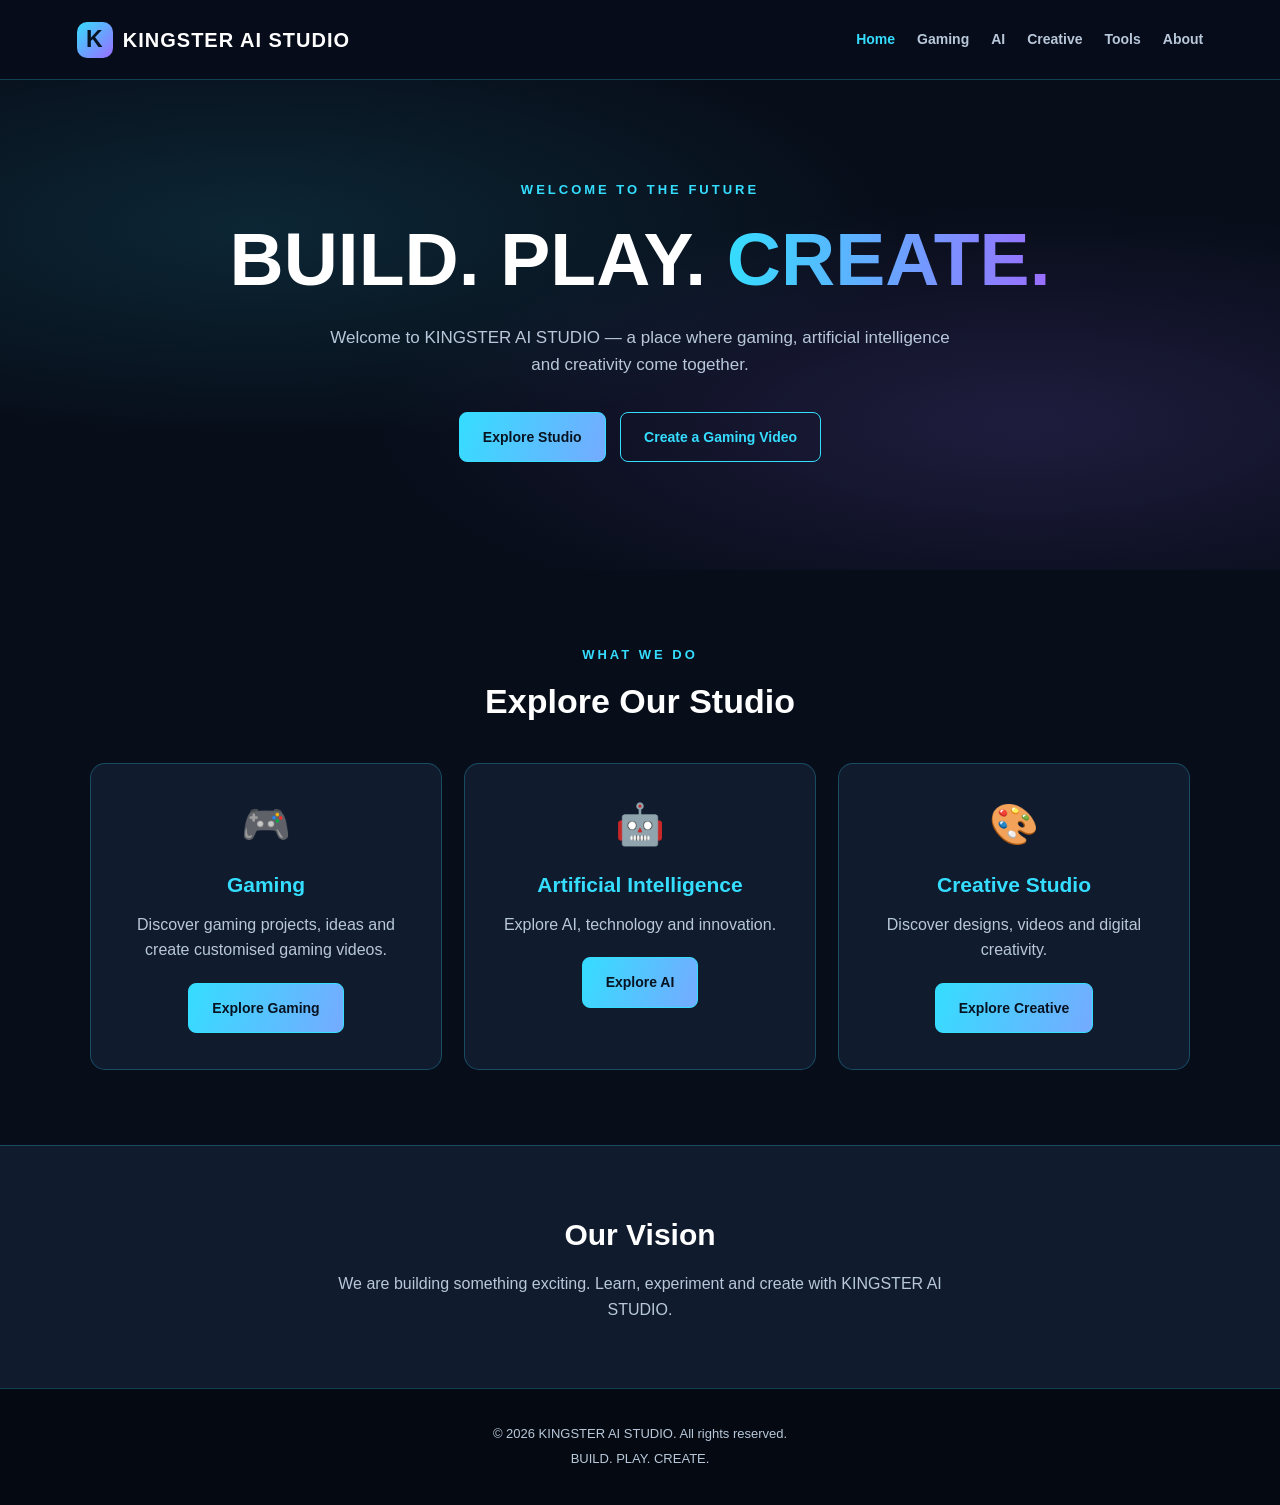
<file: index.html>
<!DOCTYPE html>
<html lang="en">
<head>
  <meta charset="UTF-8">
  <meta name="viewport" content="width=device-width, initial-scale=1.0">
  <meta name="description" content="KINGSTER AI STUDIO - Build, Play and Create.">
  <title>KINGSTER AI STUDIO</title>
  <link rel="stylesheet" href="style.css">
  <script src="script.js" defer></script>
</head>
<body>
  <header class="header">
    <a class="logo" href="index.html">KINGSTER AI STUDIO</a>
    <nav class="navigation" aria-label="Main navigation">
      <a href="index.html">Home</a>
      <a href="gaming.html">Gaming</a>
      <a href="ai.html">AI</a>
      <a href="creative.html">Creative</a>
      <a href="tools.html">Tools</a>
      <a href="about.html">About</a>
    </nav>
  </header>

  <main>
    <section class="hero">
      <div class="hero-content">
        <p class="hero-tag">WELCOME TO THE FUTURE</p>
        <h1>BUILD. PLAY. <span>CREATE.</span></h1>
        <p>Welcome to KINGSTER AI STUDIO — a place where gaming, artificial intelligence and creativity come together.</p>
        <a href="gaming.html" class="btn">Explore Studio</a>
        <a href="gaming.html#ai-editor" class="btn btn-secondary">Create a Gaming Video</a>
      </div>
    </section>

    <section class="services">
      <div class="section-heading">
        <p>WHAT WE DO</p>
        <h2>Explore Our Studio</h2>
      </div>
      <div class="service-container">
        <article class="card">
          <div class="card-icon">🎮</div>
          <h3>Gaming</h3>
          <p>Discover gaming projects, ideas and create customised gaming videos.</p>
          <a href="gaming.html" class="btn">Explore Gaming</a>
        </article>
        <article class="card">
          <div class="card-icon">🤖</div>
          <h3>Artificial Intelligence</h3>
          <p>Explore AI, technology and innovation.</p>
          <a href="ai.html" class="btn">Explore AI</a>
        </article>
        <article class="card">
          <div class="card-icon">🎨</div>
          <h3>Creative Studio</h3>
          <p>Discover designs, videos and digital creativity.</p>
          <a href="creative.html" class="btn">Explore Creative</a>
        </article>
      </div>
    </section>

    <section class="games-section">
      <h2>Our Vision</h2>
      <p>We are building something exciting. Learn, experiment and create with KINGSTER AI STUDIO.</p>
    </section>
  </main>

  <footer class="footer">
    <p>© 2026 KINGSTER AI STUDIO. All rights reserved.</p>
    <p>BUILD. PLAY. CREATE.</p>
  </footer>
</body>
</html>
</file>
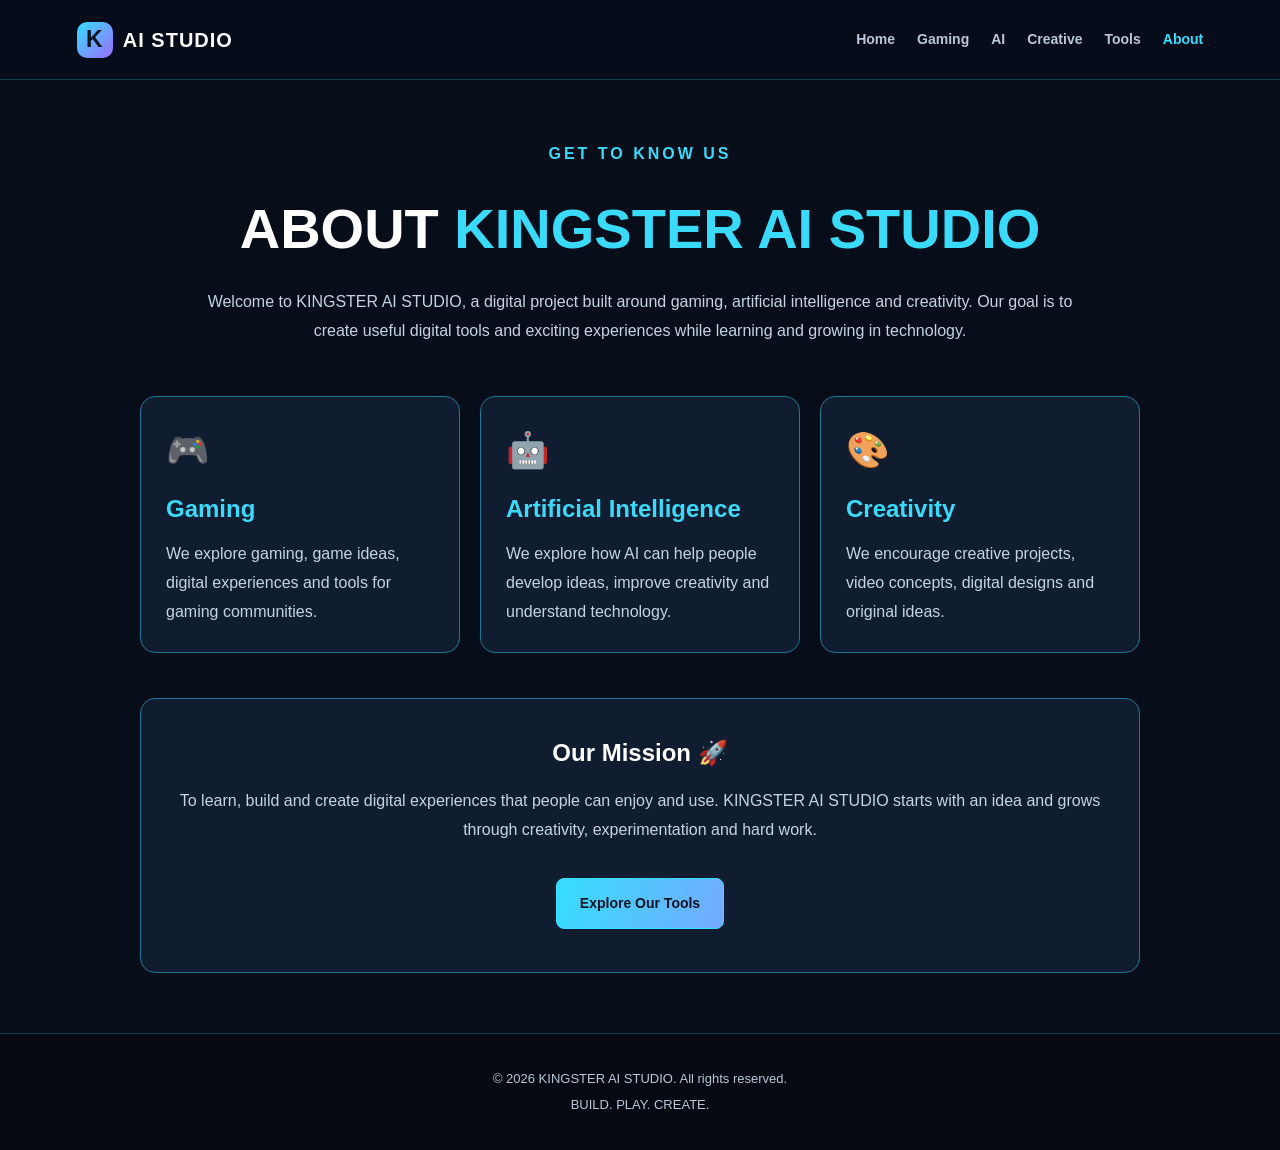
<file: about.html>
<!DOCTYPE html>
<html lang="en">
<head>
    <meta charset="UTF-8">
    <meta name="viewport" content="width=device-width, initial-scale=1.0">
    <meta name="description" content="Discover the vision behind KINGSTER AI STUDIO.">
    <title>About Us | KINGSTER AI STUDIO</title>

    <link rel="stylesheet" href="style.css">
    <script src="script.js" defer></script>

    <style>
        .about-main {
            padding: 60px 20px;
        }

        .about-hero {
            max-width: 900px;
            margin: 0 auto 50px;
            text-align: center;
        }

        .about-hero h1 {
            color: white;
            font-size: clamp(2rem, 5vw, 3.5rem);
            margin: 15px 0;
        }

        .about-hero h1 span {
            color: #39dafa;
        }

        .about-hero p,
        .about-card p {
            color: #c5d4e2;
            line-height: 1.8;
        }

        .about-tag {
            color: #39dafa !important;
            font-weight: bold;
            letter-spacing: 3px;
        }

        .about-grid {
            max-width: 1000px;
            margin: auto;
            display: grid;
            grid-template-columns: repeat(auto-fit, minmax(230px, 1fr));
            gap: 20px;
        }

        .about-card {
            padding: 25px;
            background: #101d31;
            border: 1px solid #1d7895;
            border-radius: 15px;
        }

        .about-card h2 {
            color: #39dafa;
            margin: 12px 0;
        }

        .about-icon {
            font-size: 35px;
        }

        .about-goal {
            max-width: 1000px;
            margin: 45px auto 0;
            padding: 35px;
            text-align: center;
            background: #101d31;
            border: 1px solid #1d7895;
            border-radius: 15px;
        }

        .about-goal h2 {
            color: white;
            margin-bottom: 15px;
        }

        .about-goal p {
            color: #c5d4e2;
            line-height: 1.8;
        }
    </style>
</head>

<body>

    <header class="header">
        <div class="logo">AI STUDIO</span></div>

        <nav class="navigation">
            <a href="index.html">Home</a>
            <a href="gaming.html">Gaming</a>
            <a href="ai.html">AI</a>
            <a href="creative.html">Creative</a>
            <a href="tools.html">Tools</a>
            <a href="about.html">About</a>
        </nav>
    </header>

    <main class="about-main">

        <section class="about-hero">
            <p class="about-tag">GET TO KNOW US</p>

            <h1>ABOUT <span>KINGSTER AI STUDIO</span></h1>

            <p>
                Welcome to KINGSTER AI STUDIO,
                a digital project built around gaming,
                artificial intelligence and creativity.

                Our goal is to create useful digital tools
                and exciting experiences while learning
                and growing in technology.
            </p>
        </section>

        <section class="about-grid">

            <div class="about-card">
                <div class="about-icon">🎮</div>
                <h2>Gaming</h2>
                <p>
                    We explore gaming, game ideas,
                    digital experiences and tools
                    for gaming communities.
                </p>
            </div>

            <div class="about-card">
                <div class="about-icon">🤖</div>
                <h2>Artificial Intelligence</h2>
                <p>
                    We explore how AI can help people
                    develop ideas, improve creativity
                    and understand technology.
                </p>
            </div>

            <div class="about-card">
                <div class="about-icon">🎨</div>
                <h2>Creativity</h2>
                <p>
                    We encourage creative projects,
                    video concepts, digital designs
                    and original ideas.
                </p>
            </div>

        </section>

        <section class="about-goal">
            <h2>Our Mission 🚀</h2>

            <p>
                To learn, build and create digital
                experiences that people can enjoy
                and use.

                KINGSTER AI STUDIO starts with an idea
                and grows through creativity,
                experimentation and hard work.
            </p>

            <br>

            <a href="tools.html" class="btn">
                Explore Our Tools
            </a>
        </section>

    </main>

    <footer class="footer">
        <p>© 2026 KINGSTER AI STUDIO. All rights reserved.</p>
        <p>BUILD. PLAY. CREATE.</p>
    </footer>

</body>
</html>
</file>
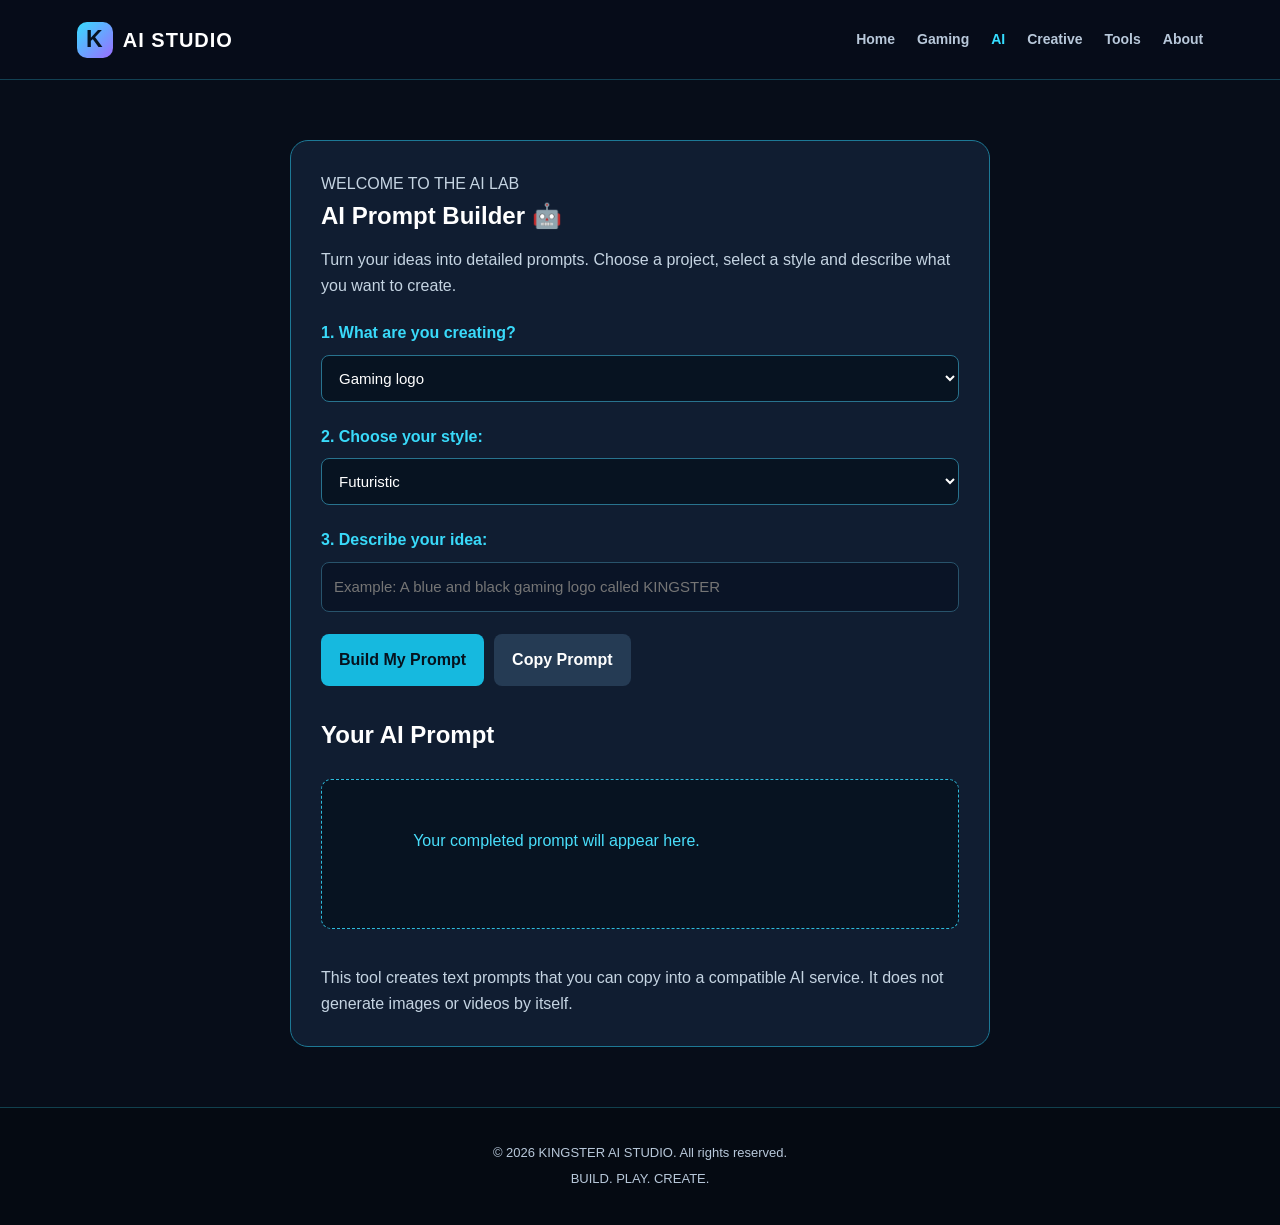
<file: ai.html>
<!DOCTYPE html>
<html lang="en">
<head>
    <meta charset="UTF-8">
    <meta name="viewport" content="width=device-width, initial-scale=1.0">
    <meta name="description" content="Build creative AI prompts with KINGSTER AI STUDIO.">
    <title>AI Studio | KINGSTER AI STUDIO</title>

    <link rel="stylesheet" href="style.css">
    <script src="script.js" defer></script>

    <style>
        .ai-main {
            padding: 60px 20px;
            min-height: 70vh;
            display: flex;
            flex-direction: column;
            align-items: center;
        }

        .ai-card {
            width: 100%;
            max-width: 700px;
            padding: 30px;
            background: #101d31;
            border: 1px solid #1d7895;
            border-radius: 18px;
        }

        .ai-card h1,
        .ai-card h2 {
            color: white;
            margin-bottom: 12px;
        }

        .ai-card p {
            color: #c5d4e2;
            line-height: 1.6;
        }

        .ai-label {
            display: block;
            color: #39dafa;
            margin: 22px 0 9px;
            font-weight: bold;
        }

        .ai-select,
        .ai-input {
            width: 100%;
            padding: 13px;
            border: 1px solid #28738e;
            border-radius: 8px;
            background: #071321;
            color: white;
            font-size: 15px;
        }

        .ai-buttons {
            display: flex;
            flex-wrap: wrap;
            gap: 10px;
            margin-top: 22px;
        }

        .ai-button {
            padding: 13px 18px;
            border: none;
            border-radius: 8px;
            background: #16b9df;
            color: #06121e;
            font-weight: bold;
            cursor: pointer;
        }

        .ai-button:hover {
            background: #65e2fa;
        }

        .ai-copy {
            background: #253b54;
            color: white;
        }

        .ai-output {
            margin-top: 25px;
            padding: 20px;
            min-height: 150px;
            border: 1px dashed #2dbbdc;
            border-radius: 10px;
            background: #071321;
            color: #49defb;
            line-height: 1.7;
            white-space: pre-wrap;
            overflow-wrap: anywhere;
        }

        .ai-status {
            color: #49defb;
            min-height: 24px;
            margin-top: 12px;
        }

        @media (max-width: 600px) {
            .ai-card {
                padding: 20px;
            }
        }
    </style>
</head>

<body>

    <header class="header">
        <div class="logo">AI STUDIO</span></div>

        <nav class="navigation">
            <a href="index.html">Home</a>
            <a href="gaming.html">Gaming</a>
            <a href="ai.html">AI</a>
            <a href="creative.html">Creative</a>
            <a href="tools.html">Tools</a>
            <a href="about.html">About</a>
        </nav>
    </header>

    <main class="ai-main">

        <section class="ai-card">

            <p>WELCOME TO THE AI LAB</p>

            <h1>AI Prompt Builder 🤖</h1>

            <p>
                Turn your ideas into detailed prompts.
                Choose a project, select a style and
                describe what you want to create.
            </p>

            <label class="ai-label" for="projectType">
                1. What are you creating?
            </label>

            <select class="ai-select" id="projectType">
                <option value="Gaming logo">Gaming logo</option>
                <option value="Gaming thumbnail">Gaming thumbnail</option>
                <option value="Video editing concept">Video edit</option>
                <option value="Video game concept">Video game</option>
                <option value="Website design">Website design</option>
                <option value="Creative graphic design">Graphic design</option>
            </select>

            <label class="ai-label" for="projectStyle">
                2. Choose your style:
            </label>

            <select class="ai-select" id="projectStyle">
                <option value="Futuristic and high-tech">Futuristic</option>
                <option value="Dark and powerful">Dark</option>
                <option value="Neon and colourful">Neon</option>
                <option value="Realistic and professional">Realistic</option>
                <option value="Clean and minimal">Minimal</option>
            </select>

            <label class="ai-label" for="projectIdea">
                3. Describe your idea:
            </label>

            <input
                class="ai-input"
                type="text"
                id="projectIdea"
                maxlength="300"
                placeholder="Example: A blue and black gaming logo called KINGSTER"
            >

            <div class="ai-buttons">

                <button
                    class="ai-button"
                    id="buildPrompt"
                    type="button">
                    Build My Prompt
                </button>

                <button
                    class="ai-button ai-copy"
                    id="copyPrompt"
                    type="button">
                    Copy Prompt
                </button>

            </div>

            <h2 style="margin-top: 30px;">Your AI Prompt</h2>

            <div
                class="ai-output"
                id="promptOutput"
                aria-live="polite">
                Your completed prompt will appear here.
            </div>

            <p class="ai-status" id="aiStatus" aria-live="polite"></p>

            <p>
                This tool creates text prompts that you can copy
                into a compatible AI service. It does not generate
                images or videos by itself.
            </p>

        </section>

    </main>

    <footer class="footer">
        <p>© 2026 KINGSTER AI STUDIO. All rights reserved.</p>
        <p>BUILD. PLAY. CREATE.</p>
    </footer>

    <script>
        // CONNECT THE PAGE ELEMENTS

        const projectType = document.getElementById("projectType");
        const projectStyle = document.getElementById("projectStyle");
        const projectIdea = document.getElementById("projectIdea");

        const promptOutput = document.getElementById("promptOutput");
        const aiStatus = document.getElementById("aiStatus");

        const buildPrompt = document.getElementById("buildPrompt");
        const copyPrompt = document.getElementById("copyPrompt");

        let currentPrompt = "";

        // CREATE THE PROMPT

        function createPrompt() {

            const type = projectType.value;
            const style = projectStyle.value;
            const idea = projectIdea.value.trim();

            if (!idea) {
                aiStatus.textContent =
                    "Please describe your idea first.";

                projectIdea.focus();
                return;
            }

            currentPrompt =
                "Act as a professional creative designer and expert.\n\n" +
                "PROJECT: " + type + "\n\n" +
                "MY IDEA: " + idea + "\n\n" +
                "DESIGN STYLE: " + style + "\n\n" +
                "INSTRUCTIONS:\n" +
                "- Create an original and creative concept.\n" +
                "- Follow the project idea carefully.\n" +
                "- Make the result polished and professional.\n" +
                "- Pay attention to detail and quality.\n" +
                "- Avoid unnecessary elements.\n" +
                "- Make the final result suitable for its intended purpose.";

            promptOutput.textContent = currentPrompt;
            aiStatus.textContent = "Your prompt has been created!";
        }

        // COPY THE PROMPT

        async function copyGeneratedPrompt() {

            if (!currentPrompt) {
                aiStatus.textContent = "Build a prompt first!";
                return;
            }

            try {
                await navigator.clipboard.writeText(currentPrompt);

                aiStatus.textContent =
                    "Prompt copied successfully!";

            } catch (error) {

                const temporaryInput = document.createElement("textarea");

                temporaryInput.value = currentPrompt;
                document.body.appendChild(temporaryInput);

                temporaryInput.select();

                const copied = document.execCommand("copy");
                temporaryInput.remove();

                aiStatus.textContent = copied
                    ? "Prompt copied successfully!"
                    : "Please select and copy the prompt manually.";
            }
        }

        // CONNECT BUTTONS

        buildPrompt.addEventListener("click", createPrompt);
        copyPrompt.addEventListener("click", copyGeneratedPrompt);

    </script>

</body>
</html>
</file>
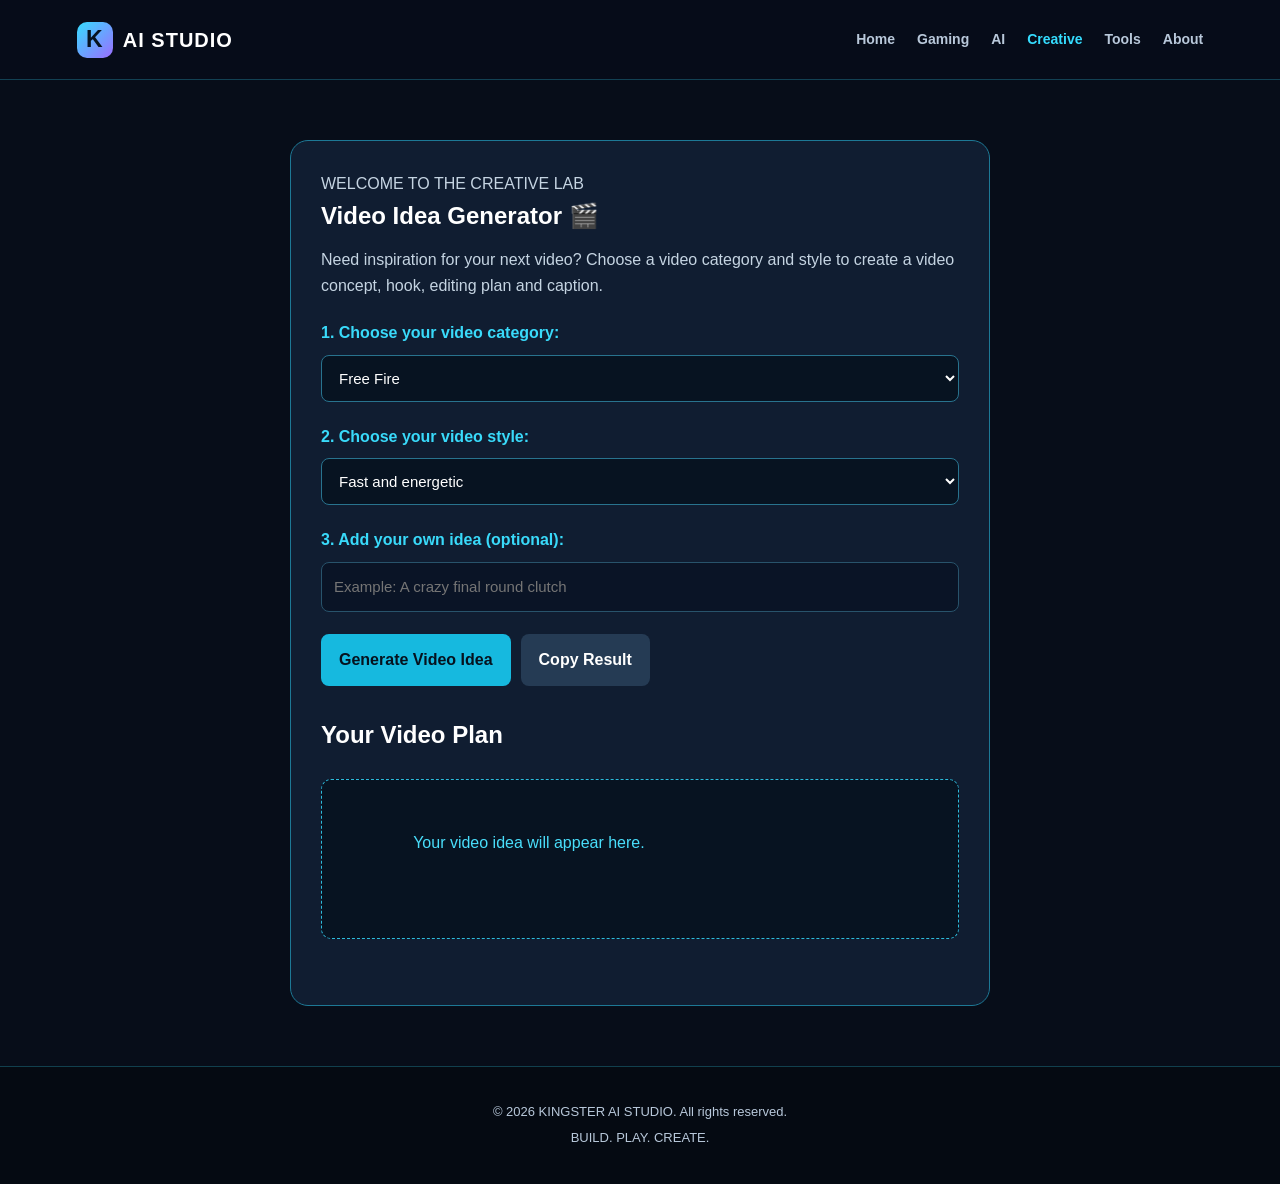
<file: creative.html>
<!DOCTYPE html>
<html lang="en">
<head>
    <meta charset="UTF-8">
    <meta name="viewport" content="width=device-width, initial-scale=1.0">
    <meta name="description" content="Create video ideas with KINGSTER AI STUDIO.">
    <title>Creative Studio | KINGSTER AI STUDIO</title>

    <link rel="stylesheet" href="style.css">
    <script src="script.js" defer></script>

    <style>
        .creative-main {
            min-height: 70vh;
            padding: 60px 20px;
            display: flex;
            flex-direction: column;
            align-items: center;
        }

        .creative-card {
            width: 100%;
            max-width: 700px;
            padding: 30px;
            background: #101d31;
            border: 1px solid #1d7895;
            border-radius: 18px;
        }

        .creative-card h1,
        .creative-card h2 {
            color: white;
            margin-bottom: 12px;
        }

        .creative-card p {
            color: #c5d4e2;
            line-height: 1.6;
        }

        .creative-label {
            display: block;
            color: #39dafa;
            margin: 22px 0 9px;
            font-weight: bold;
        }

        .creative-select,
        .creative-input {
            width: 100%;
            padding: 13px;
            border: 1px solid #28738e;
            border-radius: 8px;
            background: #071321;
            color: white;
            font-size: 15px;
        }

        .creative-buttons {
            display: flex;
            flex-wrap: wrap;
            gap: 10px;
            margin-top: 22px;
        }

        .creative-button {
            padding: 13px 18px;
            border: none;
            border-radius: 8px;
            background: #16b9df;
            color: #06121e;
            font-weight: bold;
            cursor: pointer;
        }

        .creative-button:hover {
            background: #65e2fa;
        }

        .creative-copy {
            background: #253b54;
            color: white;
        }

        .creative-output {
            margin-top: 25px;
            padding: 20px;
            min-height: 160px;
            border: 1px dashed #2dbbdc;
            border-radius: 10px;
            background: #071321;
            color: #49defb;
            line-height: 1.8;
            white-space: pre-wrap;
            overflow-wrap: anywhere;
        }

        .creative-status {
            min-height: 24px;
            margin-top: 12px;
            color: #49defb;
        }

        @media (max-width: 600px) {
            .creative-card {
                padding: 20px;
            }
        }
    </style>
</head>

<body>

    <header class="header">
        <div class="logo">AI STUDIO</span></div>

        <nav class="navigation">
            <a href="index.html">Home</a>
            <a href="gaming.html">Gaming</a>
            <a href="ai.html">AI</a>
            <a href="creative.html">Creative</a>
            <a href="tools.html">Tools</a>
            <a href="about.html">About</a>
        </nav>
    </header>

    <main class="creative-main">

        <section class="creative-card">

            <p>WELCOME TO THE CREATIVE LAB</p>

            <h1>Video Idea Generator 🎬</h1>

            <p>
                Need inspiration for your next video?
                Choose a video category and style to create
                a video concept, hook, editing plan and caption.
            </p>

            <label class="creative-label" for="videoCategory">
                1. Choose your video category:
            </label>

            <select class="creative-select" id="videoCategory">
                <option value="Free Fire gaming">Free Fire</option>
                <option value="Football">Football</option>
                <option value="Funny moments">Funny moments</option>
                <option value="Gaming highlights">Gaming highlights</option>
                <option value="General content">Other content</option>
            </select>

            <label class="creative-label" for="videoStyle">
                2. Choose your video style:
            </label>

            <select class="creative-select" id="videoStyle">
                <option value="Fast and energetic">Fast and energetic</option>
                <option value="Cinematic and dramatic">Cinematic</option>
                <option value="Funny and entertaining">Funny</option>
                <option value="Clean and professional">Professional</option>
            </select>

            <label class="creative-label" for="videoIdea">
                3. Add your own idea (optional):
            </label>

            <input
                class="creative-input"
                type="text"
                id="videoIdea"
                maxlength="200"
                placeholder="Example: A crazy final round clutch"
            >

            <div class="creative-buttons">

                <button
                    class="creative-button"
                    id="generateIdea"
                    type="button">
                    Generate Video Idea
                </button>

                <button
                    class="creative-button creative-copy"
                    id="copyIdea"
                    type="button">
                    Copy Result
                </button>

            </div>

            <h2 style="margin-top: 30px;">Your Video Plan</h2>

            <div
                class="creative-output"
                id="videoOutput"
                aria-live="polite">
                Your video idea will appear here.
            </div>

            <p
                class="creative-status"
                id="creativeStatus"
                aria-live="polite">
            </p>

        </section>

    </main>

    <footer class="footer">
        <p>© 2026 KINGSTER AI STUDIO. All rights reserved.</p>
        <p>BUILD. PLAY. CREATE.</p>
    </footer>

    <script>
        // CONNECT PAGE ELEMENTS

        const videoCategory = document.getElementById("videoCategory");
        const videoStyle = document.getElementById("videoStyle");
        const videoIdea = document.getElementById("videoIdea");

        const videoOutput = document.getElementById("videoOutput");
        const creativeStatus = document.getElementById("creativeStatus");

        const generateButton = document.getElementById("generateIdea");
        const copyButton = document.getElementById("copyIdea");

        let currentPlan = "";

        // VIDEO IDEAS

        const ideas = {
            "Free Fire gaming": [
                "Showcase your best gameplay moment",
                "Create a clutch moment video",
                "Make a headshot highlights compilation",
                "Show a surprising in-game moment"
            ],

            "Football": [
                "Create a collection of incredible goals",
                "Showcase amazing football skills",
                "Make a dramatic match highlights edit",
                "Create a player skills compilation"
            ],

            "Funny moments": [
                "Create a funny unexpected moments video",
                "Show a collection of hilarious reactions",
                "Make a gaming fails compilation",
                "Create a funny challenge highlights video"
            ],

            "Gaming highlights": [
                "Showcase your best gaming moments",
                "Create an epic gameplay compilation",
                "Make a highlights video with dramatic music",
                "Show your biggest gaming achievement"
            ],

            "General content": [
                "Create a short entertaining video",
                "Make a quick tips and tricks video",
                "Share an interesting story",
                "Create a creative before-and-after video"
            ]
        };

        // GENERATE VIDEO PLAN

        function generateVideoIdea() {

            const category = videoCategory.value;
            const style = videoStyle.value;
            const personalIdea = videoIdea.value.trim();

            const choices = ideas[category];

            const randomIndex = Math.floor(
                Math.random() * choices.length
            );

            const chosenIdea = personalIdea || choices[randomIndex];

            currentPlan =
                "KINGSTER AI STUDIO - VIDEO PLAN\n\n" +
                "CATEGORY: " + category + "\n" +
                "STYLE: " + style + "\n\n" +
                "VIDEO CONCEPT:\n" +
                chosenIdea + "\n\n" +
                "OPENING HOOK:\n" +
                "Start with your most interesting moment to catch attention.\n\n" +
                "EDITING PLAN:\n" +
                "1. Start with a strong opening.\n" +
                "2. Cut out unnecessary footage.\n" +
                "3. Add suitable music and transitions.\n" +
                "4. Finish with your best moment.\n\n" +
                "CAPTION:\n" +
                "Watch until the end! 🔥\n\n" +
                "HASHTAGS:\n" +
                "#Kingster #Gaming #VideoEdit #Highlights";

            videoOutput.textContent = currentPlan;
            creativeStatus.textContent = "Your video plan is ready!";
        }

        // COPY VIDEO PLAN

        async function copyVideoPlan() {

            if (!currentPlan) {
                creativeStatus.textContent =
                    "Generate a video plan first!";
                return;
            }

            try {
                await navigator.clipboard.writeText(currentPlan);

                creativeStatus.textContent =
                    "Video plan copied successfully!";

            } catch (error) {

                const temporaryInput = document.createElement("textarea");

                temporaryInput.value = currentPlan;
                document.body.appendChild(temporaryInput);

                temporaryInput.select();

                const copied = document.execCommand("copy");

                temporaryInput.remove();

                creativeStatus.textContent = copied
                    ? "Video plan copied successfully!"
                    : "Please copy the text manually.";
            }
        }

        // BUTTON EVENTS

        generateButton.addEventListener("click", generateVideoIdea);
        copyButton.addEventListener("click", copyVideoPlan);

    </script>

</body>
</html>
</file>
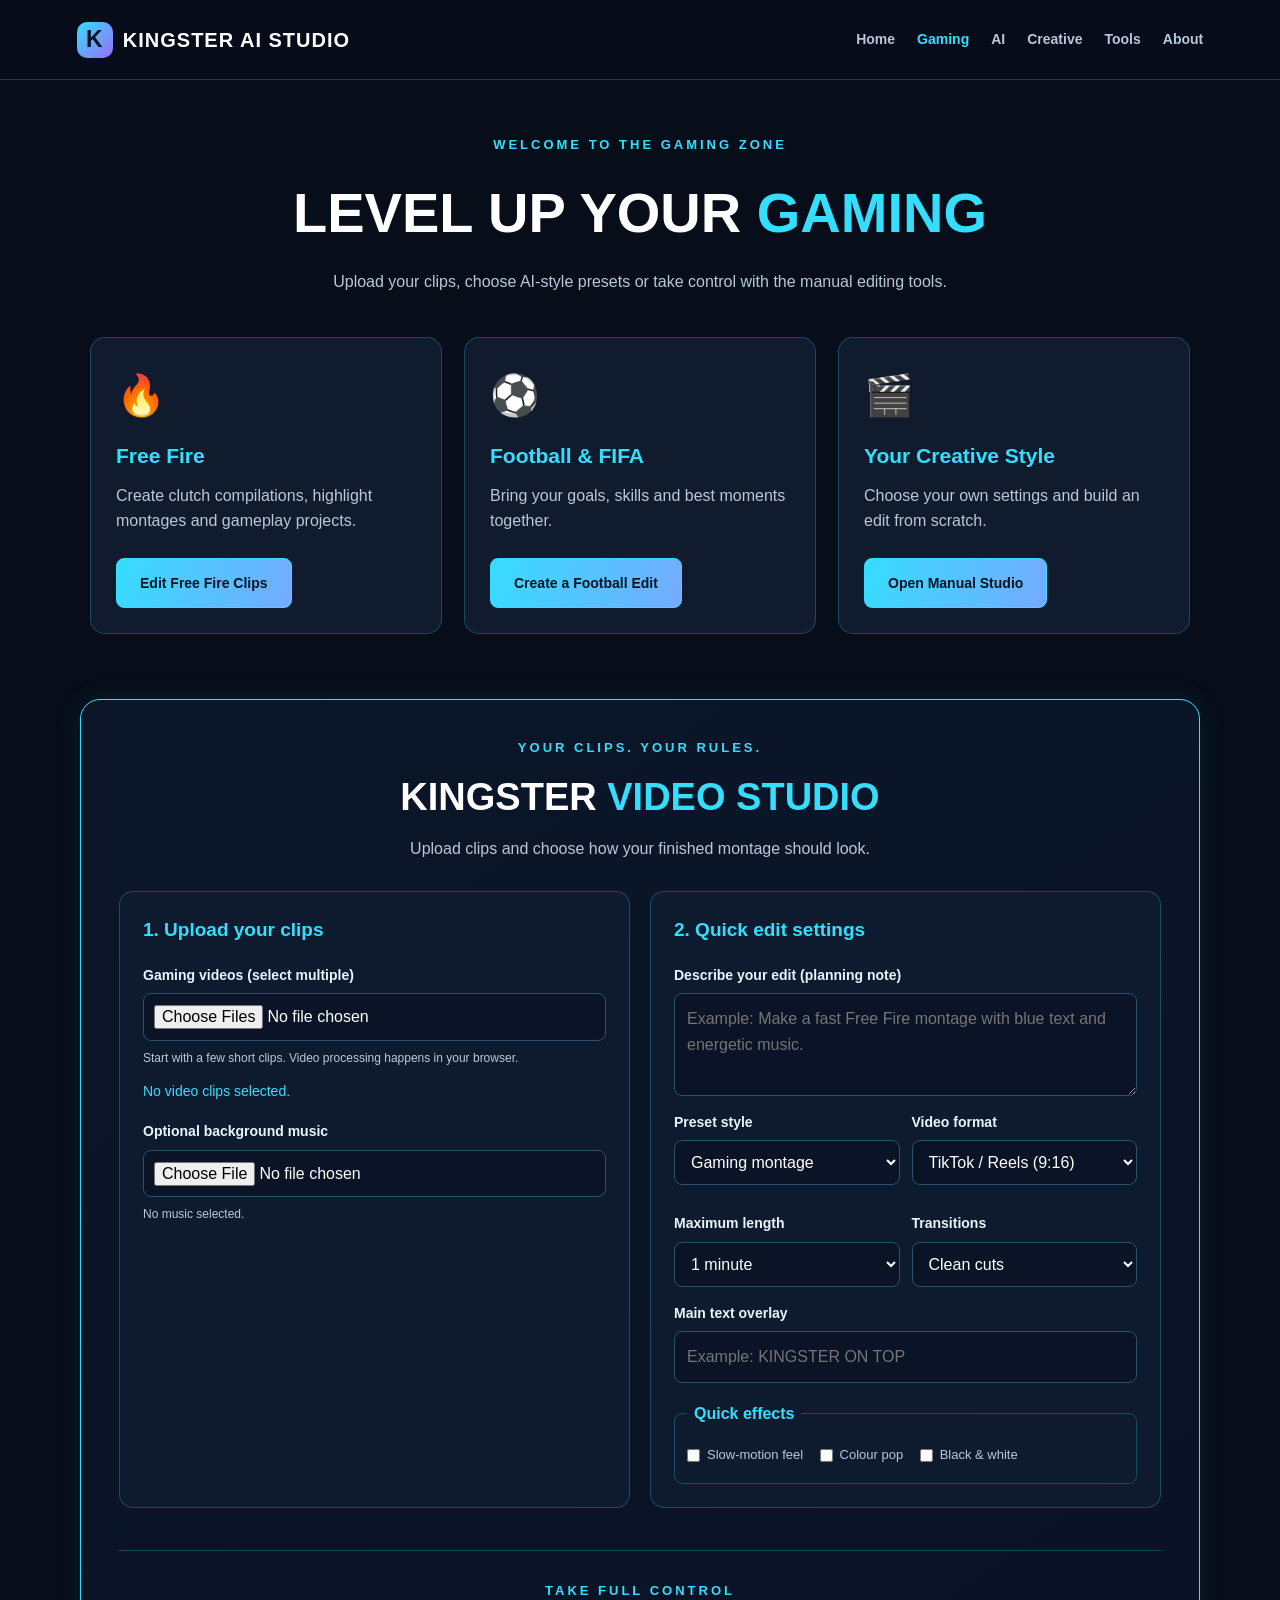
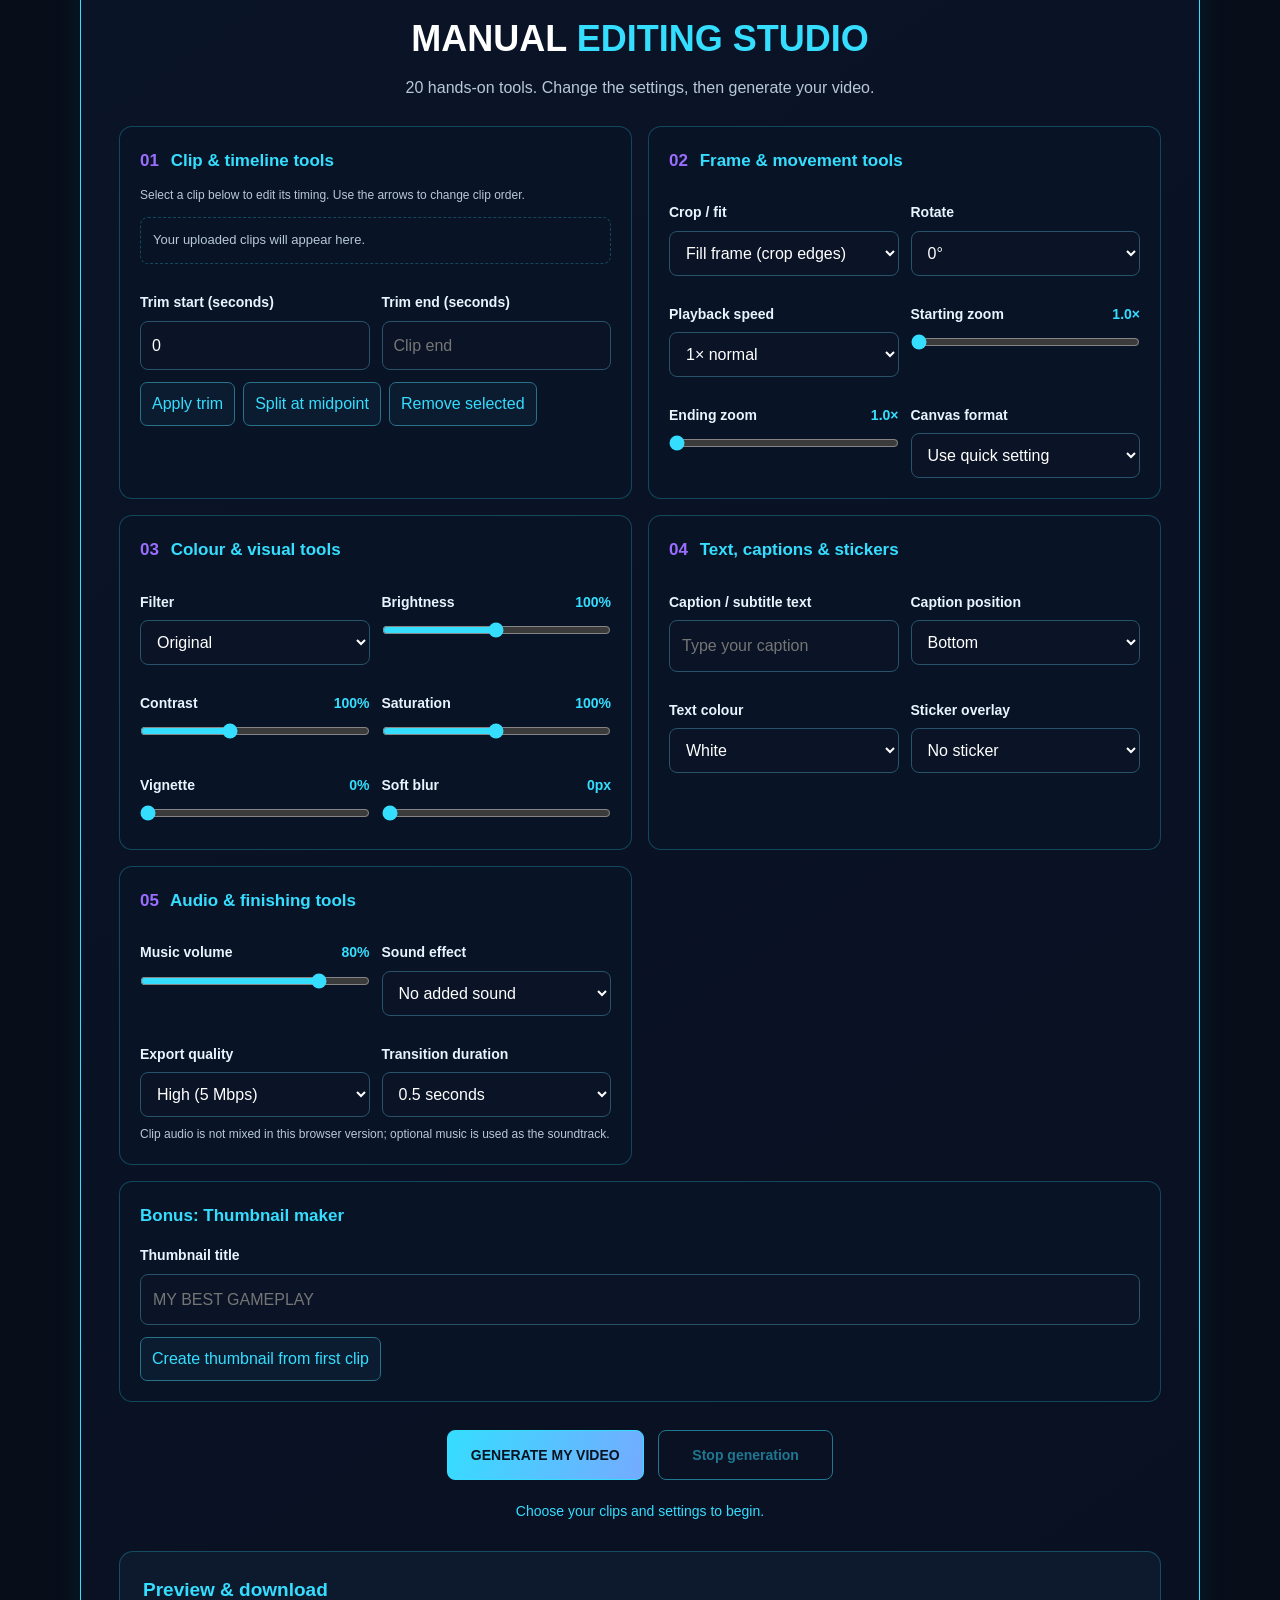
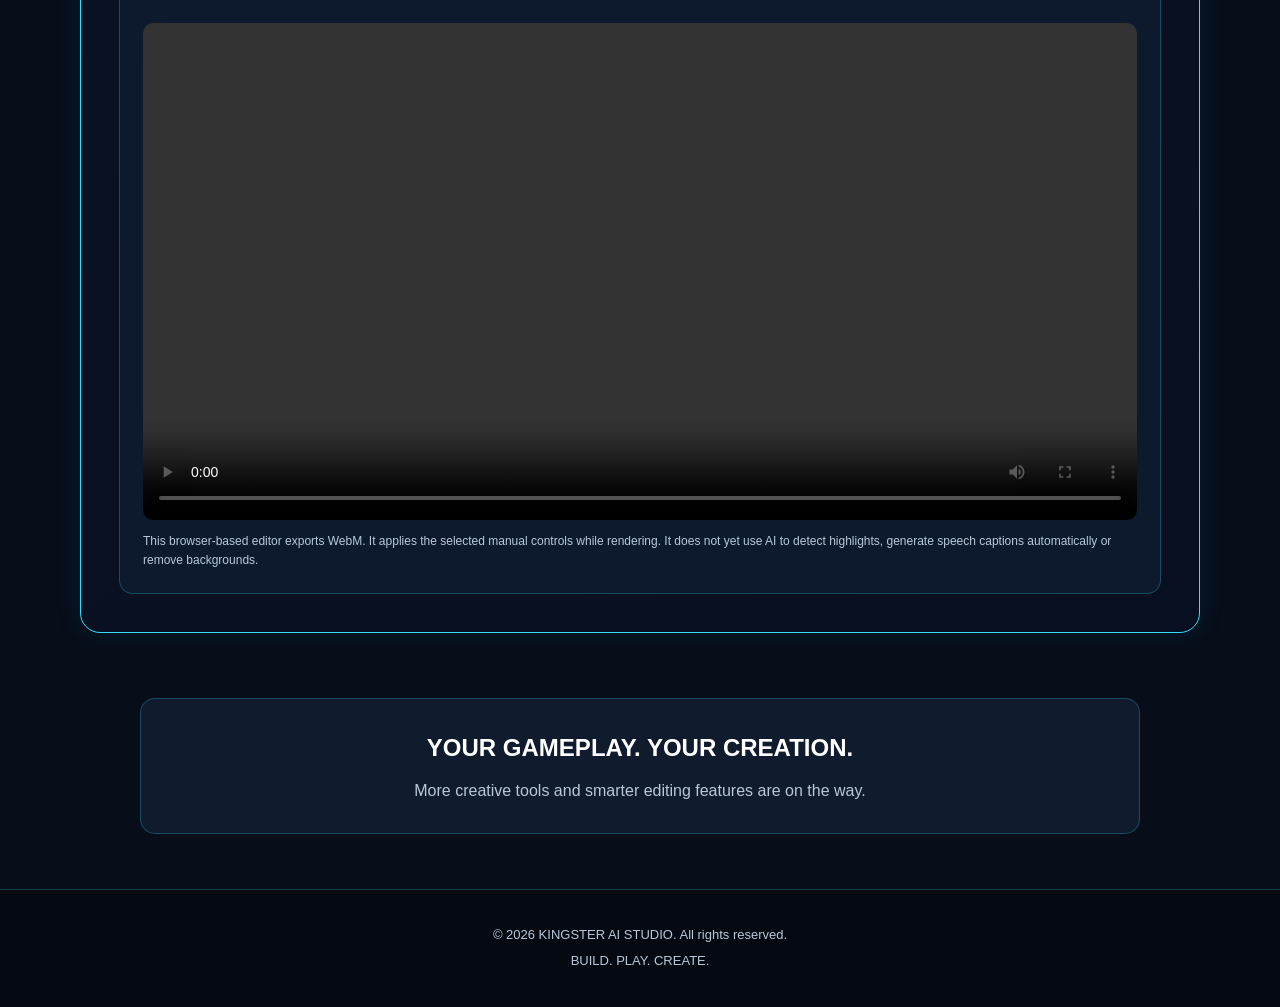
<file: gaming.html>
<!DOCTYPE html>
<html lang="en">
<head>
  <meta charset="UTF-8">
  <meta name="viewport" content="width=device-width, initial-scale=1.0">
  <meta name="description" content="Create customised gaming videos with KINGSTER AI STUDIO.">
  <title>Gaming Video Studio | KINGSTER AI STUDIO</title>
  <link rel="stylesheet" href="style.css">
  <script src="script.js" defer></script>
</head>
<body>
  <header class="header">
    <a class="logo" href="index.html">KINGSTER AI STUDIO</a>
    <nav class="navigation" aria-label="Main navigation">
      <a href="index.html">Home</a><a href="gaming.html">Gaming</a>
      <a href="ai.html">AI</a><a href="creative.html">Creative</a>
      <a href="tools.html">Tools</a><a href="about.html">About</a>
    </nav>
  </header>

  <main class="gaming-page">
    <section class="gaming-intro">
      <p class="gaming-tag">WELCOME TO THE GAMING ZONE</p>
      <h1>LEVEL UP YOUR <span>GAMING</span></h1>
      <p>Upload your clips, choose AI-style presets or take control with the manual editing tools.</p>
    </section>

    <section class="gaming-grid">
      <article class="gaming-card"><div class="gaming-icon">🔥</div><h2>Free Fire</h2><p>Create clutch compilations, highlight montages and gameplay projects.</p><a href="#ai-editor" class="btn">Edit Free Fire Clips</a></article>
      <article class="gaming-card"><div class="gaming-icon">⚽</div><h2>Football & FIFA</h2><p>Bring your goals, skills and best moments together.</p><a href="#ai-editor" class="btn">Create a Football Edit</a></article>
      <article class="gaming-card"><div class="gaming-icon">🎬</div><h2>Your Creative Style</h2><p>Choose your own settings and build an edit from scratch.</p><a href="#manual-editor" class="btn">Open Manual Studio</a></article>
    </section>

    <section class="ai-editor" id="ai-editor">
      <div class="editor-heading">
        <p class="gaming-tag">YOUR CLIPS. YOUR RULES.</p>
        <h2>KINGSTER <span>VIDEO STUDIO</span></h2>
        <p>Upload clips and choose how your finished montage should look.</p>
      </div>

      <div class="editor-grid">
        <section class="editor-panel">
          <h3>1. Upload your clips</h3>
          <label class="field-label" for="videoUpload">Gaming videos (select multiple)</label>
          <input type="file" id="videoUpload" accept="video/*" multiple>
          <p class="field-help">Start with a few short clips. Video processing happens in your browser.</p>
          <div id="fileStatus" class="status" aria-live="polite">No videos selected yet.</div>
          <ul id="clipList" class="clip-list"></ul>
          <label class="field-label" for="musicUpload">Optional background music</label>
          <input type="file" id="musicUpload" accept="audio/*">
          <div id="musicStatus" class="field-help">No music selected.</div>
        </section>

        <section class="editor-panel">
          <h3>2. Quick edit settings</h3>
          <label class="field-label" for="editDescription">Describe your edit (planning note)</label>
          <textarea id="editDescription" rows="3" placeholder="Example: Make a fast Free Fire montage with blue text and energetic music."></textarea>
          <div class="form-grid">
            <div><label class="field-label" for="editStyle">Preset style</label><select id="editStyle"><option value="montage">Gaming montage</option><option value="headshot">Highlight style</option><option value="cinematic">Cinematic</option><option value="funny">Funny moments</option><option value="football">Football / FIFA</option><option value="custom">Custom</option></select></div>
            <div><label class="field-label" for="videoFormat">Video format</label><select id="videoFormat"><option value="9:16">TikTok / Reels (9:16)</option><option value="16:9">YouTube (16:9)</option><option value="1:1">Square (1:1)</option></select></div>
            <div><label class="field-label" for="videoLength">Maximum length</label><select id="videoLength"><option value="30">30 seconds</option><option value="60" selected>1 minute</option><option value="120">2 minutes</option><option value="all">Use all clips</option></select></div>
            <div><label class="field-label" for="transitions">Transitions</label><select id="transitions"><option value="cut">Clean cuts</option><option value="fade">Fade between clips</option></select></div>
          </div>
          <label class="field-label" for="overlayText">Main text overlay</label>
          <input type="text" id="overlayText" maxlength="60" placeholder="Example: KINGSTER ON TOP">
          <fieldset class="effects-options"><legend>Quick effects</legend>
            <label><input type="checkbox" value="slow" name="effects"> Slow-motion feel</label>
            <label><input type="checkbox" value="glow" name="effects"> Colour pop</label>
            <label><input type="checkbox" value="mono" name="effects"> Black & white</label>
          </fieldset>
        </section>
      </div>

      <section class="manual-studio" id="manual-editor">
        <div class="manual-heading">
          <p class="gaming-tag">TAKE FULL CONTROL</p>
          <h2>MANUAL <span>EDITING STUDIO</span></h2>
          <p>20 hands-on tools. Change the settings, then generate your video.</p>
        </div>

        <div class="tool-groups">
          <section class="tool-group">
            <h3><span>01</span> Clip & timeline tools</h3>
            <p class="field-help">Select a clip below to edit its timing. Use the arrows to change clip order.</p>
            <div id="timeline" class="timeline-list"><p class="empty-timeline">Your uploaded clips will appear here.</p></div>
            <div class="form-grid">
              <div><label class="field-label" for="trimStart">Trim start (seconds)</label><input type="number" id="trimStart" min="0" step="0.1" value="0"></div>
              <div><label class="field-label" for="trimEnd">Trim end (seconds)</label><input type="number" id="trimEnd" min="0" step="0.1" placeholder="Clip end"></div>
            </div>
            <div class="tool-button-row">
              <button type="button" class="tool-button" id="applyTrim">Apply trim</button>
              <button type="button" class="tool-button" id="splitClip">Split at midpoint</button>
              <button type="button" class="tool-button" id="removeClip">Remove selected</button>
            </div>
          </section>

          <section class="tool-group">
            <h3><span>02</span> Frame & movement tools</h3>
            <div class="form-grid">
              <div><label class="field-label" for="cropMode">Crop / fit</label><select id="cropMode"><option value="cover">Fill frame (crop edges)</option><option value="contain">Fit whole video</option></select></div>
              <div><label class="field-label" for="rotate">Rotate</label><select id="rotate"><option value="0">0°</option><option value="90">90°</option><option value="180">180°</option><option value="270">270°</option></select></div>
              <div><label class="field-label" for="speed">Playback speed</label><select id="speed"><option value="0.5">0.5× slow</option><option value="0.75">0.75×</option><option value="1" selected>1× normal</option><option value="1.25">1.25×</option><option value="1.5">1.5×</option><option value="2">2× fast</option></select></div>
              <div><label class="field-label" for="zoomStart">Starting zoom <output id="zoomStartValue">1.0×</output></label><input type="range" id="zoomStart" min="1" max="2" step="0.1" value="1"></div>
              <div><label class="field-label" for="zoomEnd">Ending zoom <output id="zoomEndValue">1.0×</output></label><input type="range" id="zoomEnd" min="1" max="2" step="0.1" value="1"></div>
              <div><label class="field-label" for="videoFormatManual">Canvas format</label><select id="videoFormatManual"><option value="match">Use quick setting</option><option value="9:16">Vertical 9:16</option><option value="16:9">Landscape 16:9</option><option value="1:1">Square 1:1</option></select></div>
            </div>
          </section>

          <section class="tool-group">
            <h3><span>03</span> Colour & visual tools</h3>
            <div class="form-grid">
              <div><label class="field-label" for="filter">Filter</label><select id="filter"><option value="none">Original</option><option value="cinema">Cinematic</option><option value="vivid">Vivid</option><option value="mono">Black & white</option><option value="warm">Warm</option><option value="cool">Cool</option></select></div>
              <div><label class="field-label" for="brightness">Brightness <output id="brightnessValue">100%</output></label><input type="range" id="brightness" min="50" max="150" value="100"></div>
              <div><label class="field-label" for="contrast">Contrast <output id="contrastValue">100%</output></label><input type="range" id="contrast" min="50" max="180" value="100"></div>
              <div><label class="field-label" for="saturation">Saturation <output id="saturationValue">100%</output></label><input type="range" id="saturation" min="0" max="200" value="100"></div>
              <div><label class="field-label" for="vignette">Vignette <output id="vignetteValue">0%</output></label><input type="range" id="vignette" min="0" max="80" value="0"></div>
              <div><label class="field-label" for="blur">Soft blur <output id="blurValue">0px</output></label><input type="range" id="blur" min="0" max="5" value="0"></div>
            </div>
          </section>

          <section class="tool-group">
            <h3><span>04</span> Text, captions & stickers</h3>
            <div class="form-grid">
              <div><label class="field-label" for="captionText">Caption / subtitle text</label><input type="text" id="captionText" maxlength="100" placeholder="Type your caption"></div>
              <div><label class="field-label" for="captionPosition">Caption position</label><select id="captionPosition"><option value="bottom">Bottom</option><option value="middle">Middle</option><option value="top">Top</option></select></div>
              <div><label class="field-label" for="textColour">Text colour</label><select id="textColour"><option value="#ffffff">White</option><option value="#35ddff">Cyan</option><option value="#ffe45e">Yellow</option><option value="#ff6b9a">Pink</option></select></div>
              <div><label class="field-label" for="sticker">Sticker overlay</label><select id="sticker"><option value="">No sticker</option><option value="🔥">🔥 Fire</option><option value="💀">💀 Skull</option><option value="⚡">⚡ Lightning</option><option value="🎯">🎯 Target</option><option value="👑">👑 Crown</option><option value="💯">💯 100</option></select></div>
            </div>
          </section>

          <section class="tool-group">
            <h3><span>05</span> Audio & finishing tools</h3>
            <div class="form-grid">
              <div><label class="field-label" for="musicVolume">Music volume <output id="musicVolumeValue">80%</output></label><input type="range" id="musicVolume" min="0" max="100" value="80"></div>
              <div><label class="field-label" for="soundFx">Sound effect</label><select id="soundFx"><option value="none">No added sound</option><option value="beep">Short electronic beep</option><option value="chime">Short chime</option></select></div>
              <div><label class="field-label" for="exportQuality">Export quality</label><select id="exportQuality"><option value="2500000">Standard (2.5 Mbps)</option><option value="5000000" selected>High (5 Mbps)</option><option value="8000000">Very high (8 Mbps)</option></select></div>
              <div><label class="field-label" for="fadeDuration">Transition duration</label><select id="fadeDuration"><option value="0.25">0.25 seconds</option><option value="0.5" selected>0.5 seconds</option><option value="1">1 second</option></select></div>
            </div>
            <p class="field-help">Clip audio is not mixed in this browser version; optional music is used as the soundtrack.</p>
          </section>
        </div>

        <div class="thumbnail-tools">
          <h3>Bonus: Thumbnail maker</h3>
          <label class="field-label" for="thumbnailTitle">Thumbnail title</label>
          <input type="text" id="thumbnailTitle" maxlength="50" placeholder="MY BEST GAMEPLAY">
          <button type="button" class="tool-button" id="makeThumbnail">Create thumbnail from first clip</button>
          <canvas id="thumbnailCanvas" width="1280" height="720" hidden></canvas>
          <a id="thumbnailDownload" class="download-link" hidden>Download thumbnail PNG</a>
        </div>
      </section>

      <div class="editor-actions">
        <button type="button" id="generateBtn" class="btn">GENERATE MY VIDEO</button>
        <button type="button" id="stopBtn" class="btn btn-secondary" disabled>Stop generation</button>
        <p id="generationStatus" class="status" aria-live="polite">Choose your clips and settings to begin.</p>
      </div>

      <section class="preview-panel">
        <h3>Preview & download</h3>
        <video id="videoPreview" controls playsinline></video>
        <a id="downloadLink" class="btn download-btn" hidden>Download finished video (WebM)</a>
        <p class="field-help">This browser-based editor exports WebM. It applies the selected manual controls while rendering. It does not yet use AI to detect highlights, generate speech captions automatically or remove backgrounds.</p>
      </section>
    </section>

    <section class="gaming-callout"><h2>YOUR GAMEPLAY. YOUR CREATION.</h2><p>More creative tools and smarter editing features are on the way.</p></section>
  </main>
  <footer class="footer"><p>© 2026 KINGSTER AI STUDIO. All rights reserved.</p><p>BUILD. PLAY. CREATE.</p></footer>
</body>
</html>
</file>
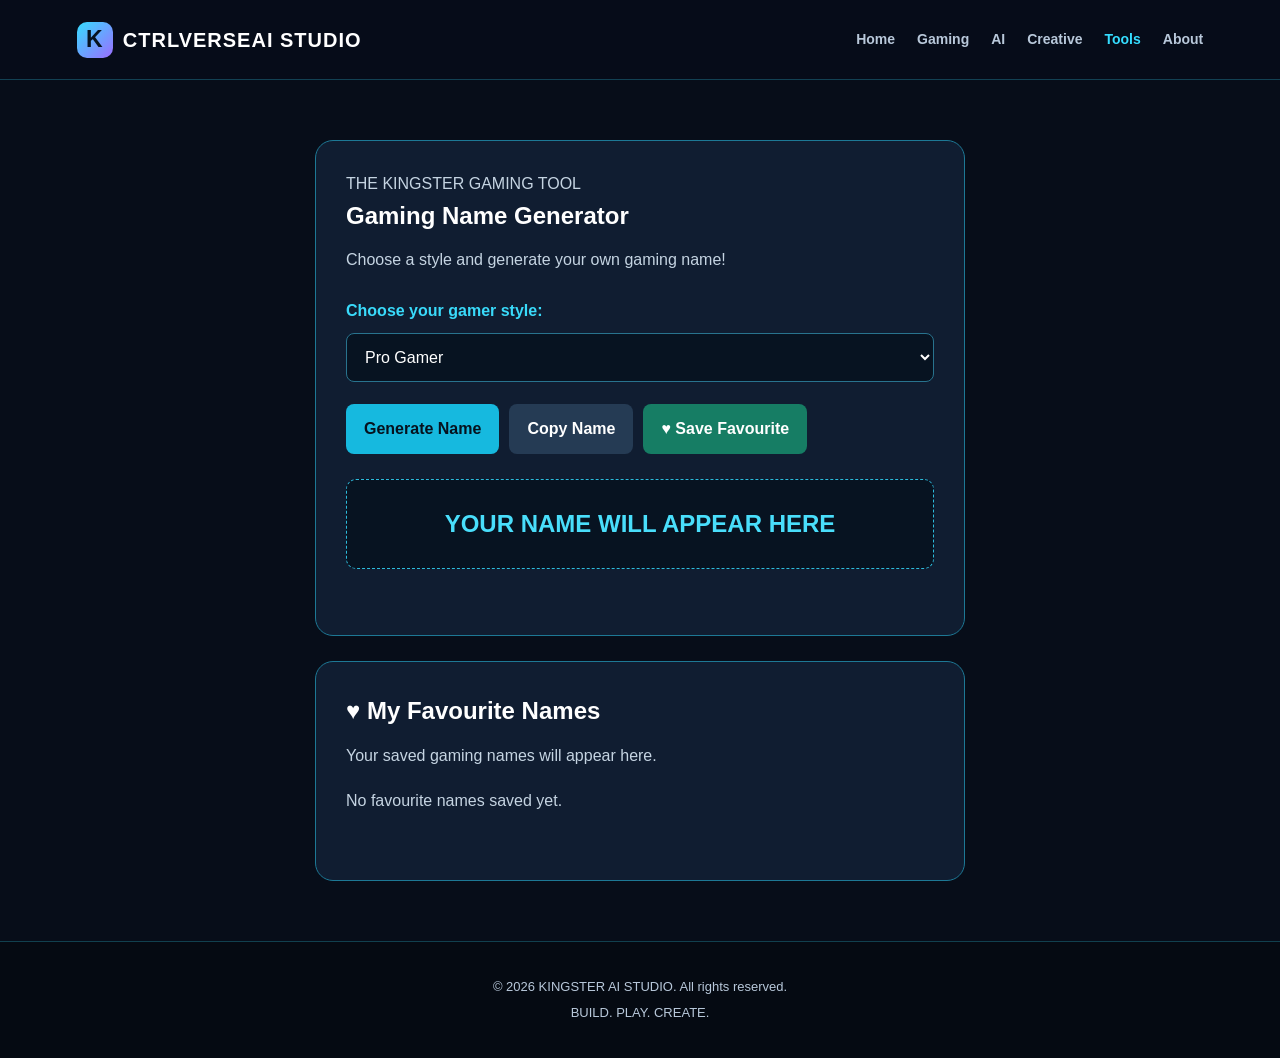
<file: tools.html>
<!DOCTYPE html>
<html lang="en">
<head>
    <meta charset="UTF-8">
    <meta name="viewport" content="width=device-width, initial-scale=1.0">
    <title>Gaming Tools | KINGSTER AI STUDIO</title>

    <link rel="stylesheet" href="style.css">
    <script src="script.js" defer></script>

    <style>
        .tool-main {
            min-height: 70vh;
            padding: 60px 20px;
            display: flex;
            flex-direction: column;
            align-items: center;
            gap: 25px;
        }

        .tool-card {
            width: 100%;
            max-width: 650px;
            padding: 30px;
            border: 1px solid #1d7895;
            border-radius: 18px;
            background: #101d31;
        }

        .tool-card h1, .tool-card h2 {
            color: white;
            margin-bottom: 12px;
        }

        .tool-card p {
            color: #c5d4e2;
            line-height: 1.6;
        }

        .tool-label {
            display: block;
            color: #39dafa;
            margin: 25px 0 10px;
            font-weight: bold;
        }

        .tool-select {
            width: 100%;
            padding: 14px;
            border-radius: 8px;
            border: 1px solid #28738e;
            background: #071321;
            color: white;
            font-size: 16px;
        }

        .tool-buttons {
            display: flex;
            flex-wrap: wrap;
            gap: 10px;
            margin-top: 22px;
        }

        .tool-button {
            padding: 12px 18px;
            border: none;
            border-radius: 8px;
            background: #16b9df;
            color: #06121e;
            font-weight: bold;
            cursor: pointer;
        }

        .tool-button:hover {
            background: #65e2fa;
        }

        .copy-button {
            background: #253b54;
            color: white;
        }

        .save-button {
            background: #167d64;
            color: white;
        }

        .tool-result {
            margin-top: 25px;
            padding: 25px 15px;
            border: 1px dashed #2dbbdc;
            border-radius: 10px;
            color: #49defb;
            background: #071321;
            text-align: center;
            font-size: 1.5rem;
            font-weight: bold;
            overflow-wrap: anywhere;
        }

        .tool-status {
            min-height: 24px;
            margin-top: 12px;
            color: #49defb;
            font-size: 14px;
        }

        .favourite-list {
            list-style: none;
            padding: 0;
            margin-top: 20px;
        }

        .favourite-item {
            display: flex;
            align-items: center;
            justify-content: space-between;
            flex-wrap: wrap;
            gap: 12px;
            background: #071321;
            border: 1px solid #28738e;
            border-radius: 9px;
            padding: 14px;
            margin-bottom: 12px;
            color: white;
        }

        .favourite-name {
            font-weight: bold;
            color: #49defb;
            overflow-wrap: anywhere;
        }

        .small-button {
            padding: 8px 12px;
            border: none;
            border-radius: 6px;
            cursor: pointer;
            font-weight: bold;
            background: #253b54;
            color: white;
        }

        .remove-button {
            background: #963d49;
        }

        @media (max-width: 600px) {
            .tool-card {
                padding: 20px;
            }
        }
    </style>
</head>

<body>

    <header class="header">
        <div class="logo">CTRLVERSEAI STUDIO</span></div>

        <nav class="navigation">
            <a href="index.html">Home</a>
            <a href="gaming.html">Gaming</a>
            <a href="ai.html">AI</a>
            <a href="creative.html">Creative</a>
            <a href="tools.html">Tools</a>
            <a href="about.html">About</a>
        </nav>
    </header>

    <main class="tool-main">

        <!-- NAME GENERATOR -->
        <section class="tool-card">
            <p>THE KINGSTER GAMING TOOL</p>

            <h1>Gaming Name Generator</h1>

            <p>
                Choose a style and generate your own
                gaming name!
            </p>

            <label class="tool-label" for="styleChoice">
                Choose your gamer style:
            </label>

            <select class="tool-select" id="styleChoice">
                <option value="pro">Pro Gamer</option>
                <option value="dark">Dark / Demon</option>
                <option value="clean">Clean / Stylish</option>
                <option value="funny">Funny</option>
            </select>

            <div class="tool-buttons">
                <button class="tool-button" id="generateButton" type="button">
                    Generate Name
                </button>

                <button class="tool-button copy-button" id="copyButton" type="button">
                    Copy Name
                </button>

                <button class="tool-button save-button" id="saveButton" type="button">
                    ♥ Save Favourite
                </button>
            </div>

            <div class="tool-result" id="result" aria-live="polite">
                YOUR NAME WILL APPEAR HERE
            </div>

            <p class="tool-status" id="status" aria-live="polite"></p>
        </section>

        <!-- FAVOURITES -->
        <section class="tool-card">
            <h2>♥ My Favourite Names</h2>

            <p>
                Your saved gaming names will appear here.
            </p>

            <ul class="favourite-list" id="favouritesList">
            </ul>

            <p class="tool-status" id="favouriteStatus"></p>
        </section>

    </main>

    <footer class="footer">
        <p>© 2026 KINGSTER AI STUDIO. All rights reserved.</p>
        <p>BUILD. PLAY. CREATE.</p>
    </footer>

    <script>
        // GAMING NAME COLLECTIONS

        const nameStyles = {
            pro: {
                first: ["NOVA", "VORTEX", "SHADOW", "FROST", "BLAZE"],
                second: ["STRIKE", "VIPER", "HUNTER", "LEGEND", "SCOPE"]
            },

            dark: {
                first: ["DEMON", "REAPER", "VOID", "PHANTOM", "DARK"],
                second: ["KING", "SOUL", "FURY", "NIGHT", "GHOST"]
            },

            clean: {
                first: ["AERO", "ZEN", "ONYX", "LUX", "ORBIT"],
                second: ["FLUX", "ZENITH", "ACE", "WAVE", "PRIME"]
            },

            funny: {
                first: ["POTATO", "NOOB", "WIFI", "CHICKEN", "BANANA"],
                second: ["BOSS", "NINJA", "MONSTER", "SNIPER", "LEGEND"]
            }
        };

        // CONNECT HTML ELEMENTS

        const result = document.getElementById("result");
        const status = document.getElementById("status");
        const styleChoice = document.getElementById("styleChoice");

        const generateButton = document.getElementById("generateButton");
        const copyButton = document.getElementById("copyButton");
        const saveButton = document.getElementById("saveButton");

        const favouritesList = document.getElementById("favouritesList");
        const favouriteStatus = document.getElementById("favouriteStatus");

        let currentName = "";

        // GET RANDOM WORD

        function randomItem(items) {
            const index = Math.floor(Math.random() * items.length);
            return items[index];
        }

        // GENERATE GAMING NAME

        function generateName() {
            const selectedStyle = styleChoice.value;
            const words = nameStyles[selectedStyle];

            const firstWord = randomItem(words.first);
            const secondWord = randomItem(words.second);
            const number = Math.floor(Math.random() * 99) + 1;

            currentName = firstWord + "_" + secondWord + number;

            result.textContent = currentName;
            status.textContent = "Your new gaming name is ready!";
        }

        // COPY GAMING NAME

        async function copyName() {
            if (!currentName) {
                status.textContent = "Generate a name first!";
                return;
            }

            try {
                await navigator.clipboard.writeText(currentName);
                status.textContent = "Name copied successfully!";
            } catch (error) {
                const temporaryInput = document.createElement("textarea");
                temporaryInput.value = currentName;

                document.body.appendChild(temporaryInput);
                temporaryInput.select();

                const copied = document.execCommand("copy");
                temporaryInput.remove();

                status.textContent = copied
                    ? "Name copied successfully!"
                    : "Please select and copy the name manually.";
            }
        }

        // GET SAVED FAVOURITES

        function getFavourites() {
            try {
                const saved = JSON.parse(
                    localStorage.getItem("kingsterFavoriteNames") || "[]"
                );

                return Array.isArray(saved)
                    ? saved.filter(name => typeof name === "string")
                    : [];

            } catch (error) {
                return [];
            }
        }

        // SAVE FAVOURITES

        function saveFavourites(names) {
            try {
                localStorage.setItem(
                    "kingsterFavoriteNames",
                    JSON.stringify(names)
                );
                return true;
            } catch (error) {
                favouriteStatus.textContent =
                    "Could not save. Check your browser storage settings.";
                return false;
            }
        }

        // ADD NAME TO FAVOURITES

        function saveFavorite() {
            if (!currentName) {
                status.textContent = "Generate a name first!";
                return;
            }

            const favourites = getFavourites();

            if (favourites.includes(currentName)) {
                status.textContent = "This name is already saved!";
                return;
            }

            favourites.push(currentName);

            if (saveFavourites(favourites)) {
                status.textContent = "♥ Name added to favourites!";
                renderFavourites();
            }
        }

        // REMOVE A FAVOURITE

        function removeFavorite(name) {
            const favourites = getFavourites();
            const updatedFavourites = favourites.filter(item => item !== name);

            if (saveFavourites(updatedFavourites)) {
                favouriteStatus.textContent = "Favourite removed.";
                renderFavourites();
            }
        }

        // DISPLAY FAVOURITES

        function renderFavourites() {
            favouritesList.replaceChildren();

            const favourites = getFavourites();

            if (favourites.length === 0) {
                const emptyMessage = document.createElement("li");
                emptyMessage.textContent = "No favourite names saved yet.";
                emptyMessage.style.color = "#c5d4e2";

                favouritesList.appendChild(emptyMessage);
                return;
            }

            favourites.forEach(function(name) {
                const item = document.createElement("li");
                item.className = "favourite-item";

                const nameText = document.createElement("span");
                nameText.className = "favourite-name";
                nameText.textContent = name;

                const removeButton = document.createElement("button");
                removeButton.className = "small-button remove-button";
                removeButton.type = "button";
                removeButton.textContent = "Remove";

                removeButton.addEventListener("click", function() {
                    removeFavorite(name);
                });

                item.appendChild(nameText);
                item.appendChild(removeButton);

                favouritesList.appendChild(item);
            });
        }

        // CONNECT BUTTONS

        generateButton.addEventListener("click", generateName);
        copyButton.addEventListener("click", copyName);
        saveButton.addEventListener("click", saveFavorite);

        // LOAD SAVED NAMES WHEN PAGE OPENS

        renderFavourites();

    </script>

</body>
</html>
</file>
<file: style.css>
/* KINGSTER AI STUDIO - SHARED WEBSITE STYLES */
:root {
  --background: #070d19;
  --surface: #101b2e;
  --surface-light: #172640;
  --cyan: #35ddff;
  --purple: #9b6dff;
  --white: #fff;
  --muted: #b8c8da;
  --border: rgba(53, 221, 255, .25);
}
* { margin: 0; padding: 0; box-sizing: border-box; }
html { scroll-behavior: smooth; }
body {
  min-height: 100vh; overflow-x: hidden; line-height: 1.6;
  font-family: Arial, Helvetica, sans-serif; color: var(--white);
  background: var(--background);
}
a { color: inherit; text-decoration: none; }
button, input, select, textarea { font: inherit; }
.header {
  min-height: 80px; padding: 18px 6%; display: flex; justify-content: space-between;
  align-items: center; flex-wrap: wrap; gap: 18px; background: rgba(7,13,25,.97);
  border-bottom: 1px solid var(--border); position: relative; z-index: 5;
}
.logo { display: inline-flex; align-items: center; gap: 10px; font-size: 20px; font-weight: 900; letter-spacing: 1px; }
.logo::before {
  content: "K"; width: 36px; height: 36px; display: inline-flex; align-items: center;
  justify-content: center; border-radius: 10px; color: #071321;
  background: linear-gradient(135deg,var(--cyan),var(--purple)); font-size: 23px;
}
.navigation { display: flex; align-items: center; flex-wrap: wrap; gap: 22px; }
.navigation a { color: var(--muted); font-size: 14px; font-weight: bold; transition: .2s; }
.navigation a:hover, .navigation a.active { color: var(--cyan); }
.hero {
  min-height: 490px; display: flex; justify-content: center; align-items: center;
  text-align: center; padding: 70px 20px;
  background: radial-gradient(ellipse at 20% 30%,rgba(53,221,255,.12),transparent 45%),
              radial-gradient(ellipse at 80% 70%,rgba(155,109,255,.16),transparent 45%),var(--background);
}
.hero-content { max-width: 850px; }
.hero-tag, .section-heading > p, .gaming-tag {
  color: var(--cyan); letter-spacing: 3px; font-size: 13px; font-weight: bold;
}
.hero-tag { margin-bottom: 15px; }
.hero h1 { font-size: clamp(42px,7vw,75px); font-weight: 900; line-height: 1.15; margin-bottom: 22px; }
.hero h1 span { background: linear-gradient(90deg,var(--cyan),var(--purple)); background-clip: text; -webkit-background-clip: text; color: transparent; }
.hero-content > p:not(.hero-tag) { color: var(--muted); max-width: 650px; margin: 0 auto 25px; font-size: 17px; }
.btn {
  display: inline-flex; justify-content: center; align-items: center; padding: 13px 23px;
  margin: 8px 5px; border: 1px solid var(--cyan); border-radius: 8px;
  background: linear-gradient(110deg,var(--cyan),#75aaff); color: #071321;
  font-weight: bold; font-size: 14px; cursor: pointer; transition: .2s;
}
.btn:hover { transform: translateY(-2px); box-shadow: 0 8px 25px rgba(53,221,255,.25); }
.btn:disabled { opacity: .5; cursor: not-allowed; transform: none; box-shadow: none; }
.btn-secondary { background: transparent; color: var(--cyan); }
.services { padding: 75px 6%; text-align: center; }
.section-heading { margin-bottom: 35px; }
.section-heading h2 { font-size: 34px; margin-top: 8px; }
.service-container, .gaming-grid {
  max-width: 1100px; margin: auto; display: grid;
  grid-template-columns: repeat(auto-fit,minmax(230px,1fr)); gap: 22px;
}
.card, .game-card, .gaming-card {
  background: var(--surface); border: 1px solid var(--border); border-radius: 15px;
  padding: 28px; transition: .25s;
}
.card:hover, .gaming-card:hover { transform: translateY(-5px); border-color: var(--cyan); }
.card-icon, .gaming-icon { font-size: 40px; margin-bottom: 12px; }
.card h3, .gaming-card h2 { font-size: 21px; margin-bottom: 10px; color: var(--cyan); }
.card p, .gaming-card p { color: var(--muted); margin-bottom: 12px; }
.games-section { padding: 65px 20px; text-align: center; background: var(--surface); border-top: 1px solid var(--border); }
.games-section h2 { font-size: 30px; margin-bottom: 12px; }
.games-section p { max-width: 650px; margin: auto; color: var(--muted); }
.gaming-page { padding: 55px 20px; }
.gaming-intro { max-width: 850px; margin: 0 auto 42px; text-align: center; }
.gaming-intro h1 { font-size: clamp(2rem,5vw,3.5rem); margin: 12px 0; }
.gaming-intro h1 span, .editor-heading h2 span { color: var(--cyan); }
.gaming-intro p:not(.gaming-tag) { color: var(--muted); }
.gaming-card { padding: 25px; }
.gaming-card .btn { margin: 12px 0 0; }
.ai-editor {
  width: min(1120px,96%); margin: 65px auto; padding: clamp(20px,4vw,38px);
  border: 1px solid var(--cyan); border-radius: 20px;
  background: linear-gradient(145deg,#0b1629,#080f20); box-shadow: 0 0 30px rgba(0,217,255,.09);
}
.editor-heading { text-align: center; margin-bottom: 30px; }
.editor-heading h2 { font-size: clamp(27px,4vw,38px); margin: 8px 0; }
.editor-heading > p:last-child { color: var(--muted); }
.editor-grid { display: grid; grid-template-columns: repeat(2,minmax(0,1fr)); gap: 20px; }
.editor-panel, .preview-panel {
  padding: 23px; border: 1px solid var(--border); border-radius: 14px; background: rgba(16,29,49,.8);
}
.editor-panel h3, .preview-panel h3 { color: var(--cyan); margin-bottom: 18px; font-size: 19px; }
.field-label { display: block; margin: 15px 0 7px; color: #e8f5ff; font-size: 14px; font-weight: bold; }
input[type="file"], input[type="text"], select, textarea {
  display: block; width: 100%; min-width: 0; padding: 12px;
  border: 1px solid #28536b; border-radius: 8px; color: white; background: #0a1426;
}
input[type="file"] { padding: 10px; }
textarea { resize: vertical; }
input:focus, select:focus, textarea:focus { outline: 2px solid rgba(53,221,255,.35); border-color: var(--cyan); }
.field-help { color: var(--muted); font-size: 12px; margin-top: 8px; }
.status { color: var(--cyan); margin-top: 12px; font-size: 14px; overflow-wrap: anywhere; }
.clip-list { list-style: none; margin: 10px 0 18px; color: var(--muted); font-size: 13px; }
.clip-list li { padding: 5px 0; border-bottom: 1px solid rgba(255,255,255,.06); overflow-wrap: anywhere; }
.form-grid { display: grid; grid-template-columns: repeat(2,minmax(0,1fr)); gap: 12px; }
.effects-options { margin-top: 18px; padding: 12px; border: 1px solid var(--border); border-radius: 8px; }
.effects-options legend { padding: 0 7px; color: var(--cyan); font-weight: bold; }
.effects-options label { display: inline-flex; gap: 7px; align-items: center; margin: 7px 12px 5px 0; color: var(--muted); font-size: 13px; }
.editor-actions { text-align: center; padding: 20px 0 8px; }
.editor-actions .btn { min-width: 175px; }
.preview-panel { margin-top: 20px; }
#videoPreview { display: block; width: 100%; max-height: 520px; margin: 12px auto; background: #02050a; border-radius: 10px; }
.download-btn { margin-top: 12px; }
.gaming-callout { max-width: 1000px; margin: 40px auto 0; padding: 30px; text-align: center; border: 1px solid var(--border); border-radius: 15px; background: var(--surface); }
.gaming-callout h2 { margin-bottom: 10px; }
.gaming-callout p { color: var(--muted); }
.footer { padding: 30px 20px; background: #050a12; border-top: 1px solid var(--border); text-align: center; }
.footer p { color: var(--muted); font-size: 13px; margin: 5px; }
[hidden] { display: none !important; }
@media (max-width: 760px) {
  .header { flex-direction: column; text-align: center; padding: 16px; }
  .navigation { justify-content: center; gap: 12px; }
  .navigation a { font-size: 12px; }
  .editor-grid { grid-template-columns: 1fr; }
  .gaming-page { padding: 35px 12px; }
}
@media (max-width: 480px) {
  .form-grid { grid-template-columns: 1fr; }
  .ai-editor { width: 100%; border-left: 0; border-right: 0; border-radius: 0; }
  .editor-panel, .preview-panel { padding: 16px; }
}


/* MANUAL EDITING STUDIO */
.manual-studio { margin-top: 42px; padding-top: 30px; border-top: 1px solid var(--border); }
.manual-heading { text-align: center; margin-bottom: 25px; }
.manual-heading h2 { font-size: clamp(26px,4vw,36px); margin: 8px 0; }
.manual-heading h2 span { color: var(--cyan); }
.manual-heading > p:last-child { color: var(--muted); }
.tool-groups { display: grid; grid-template-columns: repeat(2,minmax(0,1fr)); gap: 16px; }
.tool-group, .thumbnail-tools { min-width: 0; padding: 20px; border: 1px solid var(--border); border-radius: 13px; background: rgba(9,20,38,.85); }
.tool-group h3, .thumbnail-tools h3 { color: var(--cyan); margin-bottom: 12px; font-size: 17px; }
.tool-group h3 span { color: var(--purple); margin-right: 7px; }
.tool-group input[type="range"] { width: 100%; accent-color: var(--cyan); }
.tool-group input[type="number"] { width: 100%; padding: 11px; color: white; background: #0a1426; border: 1px solid #28536b; border-radius: 8px; }
.tool-group output { color: var(--cyan); font-weight: bold; float: right; }
.timeline-list { display: grid; gap: 8px; margin: 12px 0; }
.timeline-item { display: grid; grid-template-columns: minmax(0,1fr) auto; gap: 8px; align-items: center; padding: 10px; border: 1px solid rgba(53,221,255,.18); border-radius: 9px; background: #101d31; }
.timeline-item.selected { border-color: var(--cyan); box-shadow: 0 0 0 1px rgba(53,221,255,.2); }
.timeline-select { min-width: 0; overflow-wrap: anywhere; background: transparent; color: white; border: 0; text-align: left; cursor: pointer; }
.timeline-meta { display: block; color: var(--muted); font-size: 11px; }
.timeline-controls { display: flex; gap: 5px; }
.timeline-controls button, .tool-button { border: 1px solid #28718b; color: var(--cyan); background: #0b1c30; padding: 8px 11px; border-radius: 7px; cursor: pointer; }
.timeline-controls button:disabled { opacity: .35; cursor: not-allowed; }
.tool-button-row { display: flex; flex-wrap: wrap; gap: 8px; margin-top: 12px; }
.empty-timeline { color: var(--muted); font-size: 13px; padding: 12px; border: 1px dashed var(--border); border-radius: 8px; }
.thumbnail-tools { margin-top: 16px; }
.thumbnail-tools .tool-button { margin-top: 12px; }
.download-link { display: inline-block; color: var(--cyan); margin: 12px; text-decoration: underline; }
#thumbnailCanvas { width: 100%; max-width: 640px; height: auto; margin-top: 12px; border-radius: 8px; }
@media (max-width: 760px) { .tool-groups { grid-template-columns: 1fr; } }
</file>
